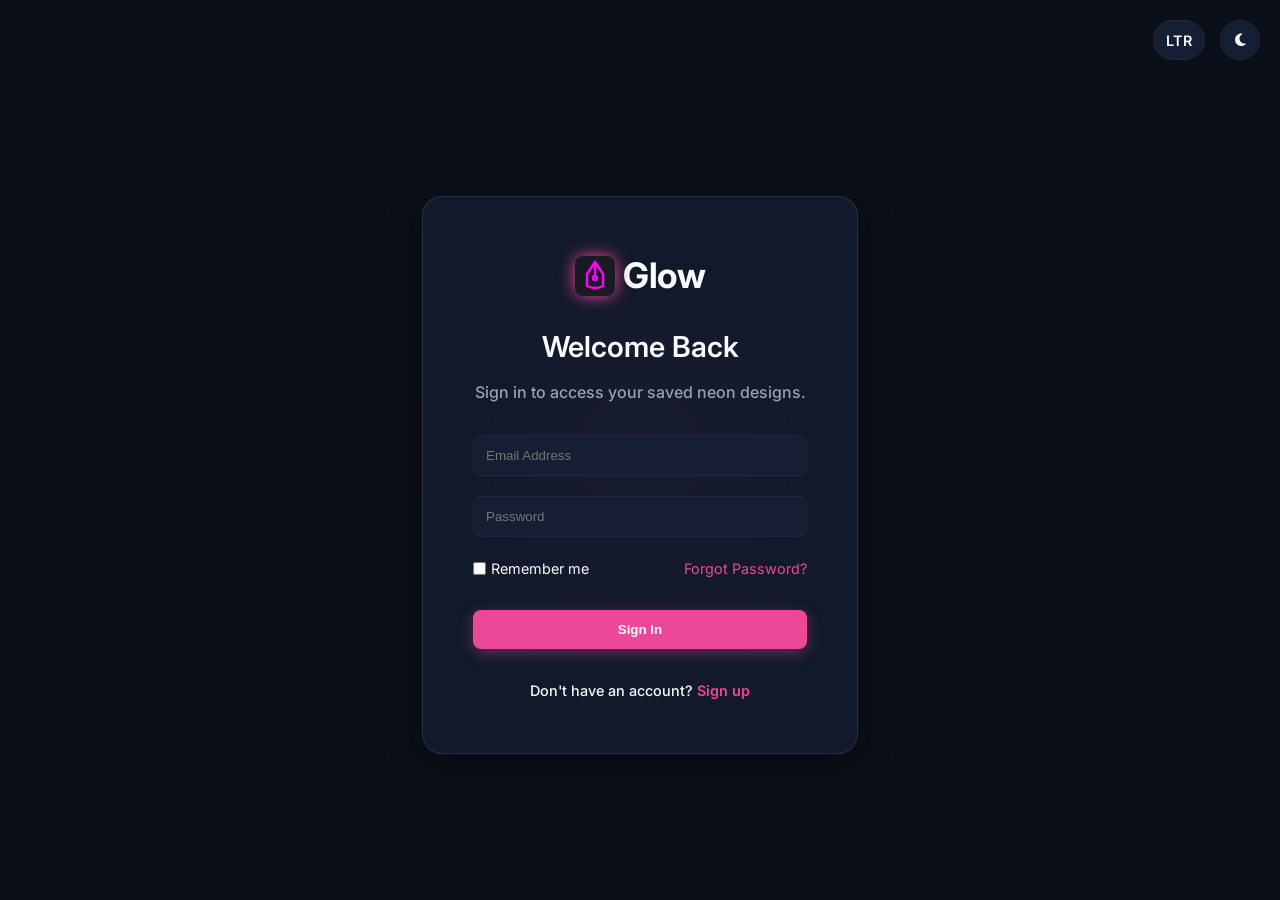
<file: login.html>
<!DOCTYPE html>
<html lang="en" dir="ltr">
<head>
  <meta charset="UTF-8">
  <meta name="viewport" content="width=device-width, initial-scale=1.0">
  <title>Login | Glow Custom Neon</title>
  <link rel="icon" type="image/svg+xml" href="data:image/svg+xml;charset=utf-8,<svg xmlns='http://www.w3.org/2000/svg' viewBox='0 0 100 100'><rect width='100' height='100' rx='20' fill='%231a1a24'/><path d='M 50 15 L 30 45 L 30 75 Q 50 85 70 75 L 70 45 Z' fill='none' stroke='%23ff00ff' stroke-width='6' stroke-linejoin='round'/><path d='M 50 50 L 50 15' fill='none' stroke='%23ff00ff' stroke-width='6' stroke-linecap='round'/><circle cx='50' cy='55' r='5' fill='none' stroke='%23ff00ff' stroke-width='6'/></svg>">
  <link rel="stylesheet" href="style.css">
  
  <!-- Fonts -->
  <link rel="preconnect" href="https://fonts.googleapis.com">
  <link rel="preconnect" href="https://fonts.gstatic.com" crossorigin>
  <link href="https://fonts.googleapis.com/css2?family=Caveat:wght@700&family=Inter:wght@300;400;500;600;700&family=Pacifico&family=Vampiro+One&family=Yellowtail&display=swap" rel="stylesheet">
  
  <!-- Icons -->
  <link rel="stylesheet" href="https://cdnjs.cloudflare.com/ajax/libs/font-awesome/6.4.0/css/all.min.css">
</head>
<body class="dark-theme">

  <!-- Floating Toggles -->
  <div style="position: absolute; top: 20px; right: 20px; z-index: 1000; display: flex; align-items: center; gap: 15px;">
    <button id="rtl-toggle" class="toggle-btn" aria-label="Toggle RTL/LTR">LTR</button>
    <button id="theme-toggle" class="toggle-btn" aria-label="Toggle Theme">
      <i class="fa-solid fa-moon"></i>
    </button>
  </div>

  <!-- Login Section -->
  <section class="hero" style="min-height: 100vh; display: flex; align-items: center; justify-content: center; padding-top: 50px; background: url('https://images.unsplash.com/photo-1768141730849-631c658e43f7?w=2000&auto=format&fit=crop') center/cover;">
    <div class="aesthetic-backdrop"></div>
    <div class="container" style="max-width: 500px; width: 100%; margin: 0 auto; position: relative; z-index: 10;">
      <div style="background: var(--glass-bg); backdrop-filter: var(--glass-blur); -webkit-backdrop-filter: var(--glass-blur); padding: clamp(20px, 5vw, 50px); border-radius: 20px; border: 1px solid var(--glass-border); text-align: center; box-shadow: var(--glass-shadow);">
        
        <div style="display: flex; justify-content: center; margin-bottom: 20px;">
          <a href="index.html" class="logo" style="font-size: 2.2rem;">
            <svg xmlns="http://www.w3.org/2000/svg" viewBox="0 0 100 100" width="40" height="40" class="logo-icon" style="vertical-align: middle;">
              <rect width="100" height="100" rx="20" fill="#1a1a24"/>
              <path d="M 50 15 L 30 45 L 30 75 Q 50 85 70 75 L 70 45 Z" fill="none" stroke="#ff00ff" stroke-width="6" stroke-linejoin="round"/>
              <path d="M 50 50 L 50 15" fill="none" stroke="#ff00ff" stroke-width="6" stroke-linecap="round"/>
              <circle cx="50" cy="55" r="5" fill="none" stroke="#ff00ff" stroke-width="6"/>
            </svg>
            Glow
          </a>
        </div>
        
        <h2 style="margin-bottom: 10px; font-size: 1.8rem;">Welcome Back</h2>
        <p style="margin-bottom: 30px; color: var(--text-secondary);">Sign in to access your saved neon designs.</p>

        <form style="text-align: start; display: flex; flex-direction: column; gap: 20px;">
          <input type="email" placeholder="Email Address" required style="width: 100%; padding: 12px; border-radius: 8px; border: 1px solid var(--border); background: var(--surface); color: var(--text-primary);">
          <input type="password" placeholder="Password" required style="width: 100%; padding: 12px; border-radius: 8px; border: 1px solid var(--border); background: var(--surface); color: var(--text-primary);">
          <div style="display: flex; justify-content: space-between; align-items: center; font-size: 0.9rem;">
            <label style="display: flex; align-items: center; gap: 5px; cursor: pointer;">
              <input type="checkbox" style="accent-color: var(--accent-pink);"> Remember me
            </label>
            <a href="#" style="color: var(--accent-pink); text-decoration: none;">Forgot Password?</a>
          </div>
          <button type="submit" class="btn-primary" style="width: 100%; margin-top: 10px; padding: 12px; border: none; border-radius: 8px; cursor: pointer; font-weight: 600;">Sign In</button>
          
          <p style="text-align: center; font-size: 0.9rem; margin-top: 10px;">
            Don't have an account? <a href="signup.html" style="color: var(--accent-pink); text-decoration: none; font-weight: 600;">Sign up</a>
          </p>
        </form>
      </div>
    </div>
  </section>

  <script>
    // Theme Toggle
    const themeToggle = document.getElementById('theme-toggle');
    const body = document.body;
    
    if (themeToggle) {
      themeToggle.addEventListener('click', () => {
        body.classList.toggle('light-theme');
        body.classList.toggle('dark-theme');
        const icon = themeToggle.querySelector('i');
        if (body.classList.contains('light-theme')) {
          icon.classList.remove('fa-moon');
          icon.classList.add('fa-sun');
        } else {
          icon.classList.remove('fa-sun');
          icon.classList.add('fa-moon');
        }
      });
    }

    // RTL Toggle
    const rtlToggle = document.getElementById('rtl-toggle');
    const html = document.documentElement;
    
    if (rtlToggle) {
      rtlToggle.addEventListener('click', () => {
        if (html.getAttribute('dir') === 'ltr') {
          html.setAttribute('dir', 'rtl');
          rtlToggle.textContent = 'RTL';
        } else {
          html.setAttribute('dir', 'ltr');
          rtlToggle.textContent = 'LTR';
        }
      });
    }
  </script>
</body>
</html>
</file>
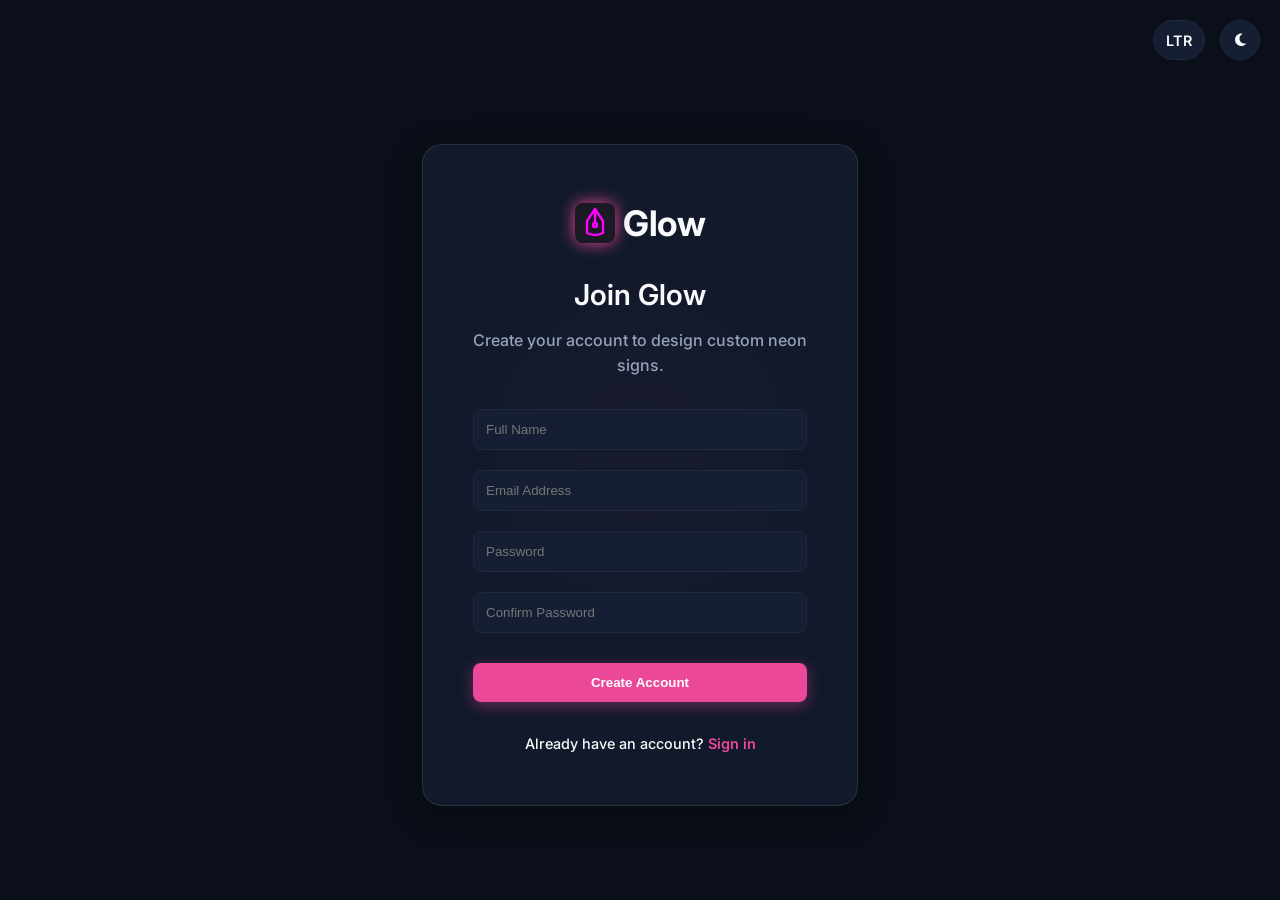
<file: signup.html>
<!DOCTYPE html>
<html lang="en" dir="ltr">
<head>
  <meta charset="UTF-8">
  <meta name="viewport" content="width=device-width, initial-scale=1.0">
  <title>Sign Up | Glow Custom Neon</title>
  <link rel="icon" type="image/svg+xml" href="data:image/svg+xml;charset=utf-8,<svg xmlns='http://www.w3.org/2000/svg' viewBox='0 0 100 100'><rect width='100' height='100' rx='20' fill='%231a1a24'/><path d='M 50 15 L 30 45 L 30 75 Q 50 85 70 75 L 70 45 Z' fill='none' stroke='%23ff00ff' stroke-width='6' stroke-linejoin='round'/><path d='M 50 50 L 50 15' fill='none' stroke='%23ff00ff' stroke-width='6' stroke-linecap='round'/><circle cx='50' cy='55' r='5' fill='none' stroke='%23ff00ff' stroke-width='6'/></svg>">
  <link rel="stylesheet" href="style.css">
  
  <!-- Fonts -->
  <link rel="preconnect" href="https://fonts.googleapis.com">
  <link rel="preconnect" href="https://fonts.gstatic.com" crossorigin>
  <link href="https://fonts.googleapis.com/css2?family=Caveat:wght@700&family=Inter:wght@300;400;500;600;700&family=Pacifico&family=Vampiro+One&family=Yellowtail&display=swap" rel="stylesheet">
  
  <!-- Icons -->
  <link rel="stylesheet" href="https://cdnjs.cloudflare.com/ajax/libs/font-awesome/6.4.0/css/all.min.css">
</head>
<body class="dark-theme">

  <!-- Floating Toggles -->
  <div style="position: absolute; top: 20px; right: 20px; z-index: 1000; display: flex; align-items: center; gap: 15px;">
    <button id="rtl-toggle" class="toggle-btn" aria-label="Toggle RTL/LTR">LTR</button>
    <button id="theme-toggle" class="toggle-btn" aria-label="Toggle Theme">
      <i class="fa-solid fa-moon"></i>
    </button>
  </div>

  <!-- Signup Section -->
  <section class="hero" style="min-height: 100vh; display: flex; align-items: center; justify-content: center; padding-top: 50px; background: url('https://images.unsplash.com/photo-1768141730849-631c658e43f7?w=2000&auto=format&fit=crop') center/cover;">
    <div class="aesthetic-backdrop"></div>
    <div class="container" style="max-width: 500px; width: 100%; margin: 0 auto; position: relative; z-index: 10;">
      <div style="background: var(--glass-bg); backdrop-filter: var(--glass-blur); -webkit-backdrop-filter: var(--glass-blur); padding: clamp(20px, 5vw, 50px); border-radius: 20px; border: 1px solid var(--glass-border); text-align: center; box-shadow: var(--glass-shadow);">
        
        <div style="display: flex; justify-content: center; margin-bottom: 20px;">
          <a href="index.html" class="logo" style="font-size: 2.2rem;">
            <svg xmlns="http://www.w3.org/2000/svg" viewBox="0 0 100 100" width="40" height="40" class="logo-icon" style="vertical-align: middle;">
              <rect width="100" height="100" rx="20" fill="#1a1a24"/>
              <path d="M 50 15 L 30 45 L 30 75 Q 50 85 70 75 L 70 45 Z" fill="none" stroke="#ff00ff" stroke-width="6" stroke-linejoin="round"/>
              <path d="M 50 50 L 50 15" fill="none" stroke="#ff00ff" stroke-width="6" stroke-linecap="round"/>
              <circle cx="50" cy="55" r="5" fill="none" stroke="#ff00ff" stroke-width="6"/>
            </svg>
            Glow
          </a>
        </div>
        
        <h2 style="margin-bottom: 10px; font-size: 1.8rem;">Join Glow</h2>
        <p style="margin-bottom: 30px; color: var(--text-secondary);">Create your account to design custom neon signs.</p>

        <form style="text-align: start; display: flex; flex-direction: column; gap: 20px;">
          <input type="text" placeholder="Full Name" required style="width: 100%; padding: 12px; border-radius: 8px; border: 1px solid var(--border); background: var(--surface); color: var(--text-primary);">
          <input type="email" placeholder="Email Address" required style="width: 100%; padding: 12px; border-radius: 8px; border: 1px solid var(--border); background: var(--surface); color: var(--text-primary);">
          <input type="password" placeholder="Password" required style="width: 100%; padding: 12px; border-radius: 8px; border: 1px solid var(--border); background: var(--surface); color: var(--text-primary);">
          <input type="password" placeholder="Confirm Password" required style="width: 100%; padding: 12px; border-radius: 8px; border: 1px solid var(--border); background: var(--surface); color: var(--text-primary);">
          <button type="submit" class="btn-primary" style="width: 100%; margin-top: 10px; padding: 12px; border: none; border-radius: 8px; cursor: pointer; font-weight: 600;">Create Account</button>
          
          <p style="text-align: center; font-size: 0.9rem; margin-top: 10px;">
            Already have an account? <a href="login.html" style="color: var(--accent-pink); text-decoration: none; font-weight: 600;">Sign in</a>
          </p>
        </form>
      </div>
    </div>
  </section>

  <script>
    // Theme Toggle
    const themeToggle = document.getElementById('theme-toggle');
    const body = document.body;
    
    if (themeToggle) {
      themeToggle.addEventListener('click', () => {
        body.classList.toggle('light-theme');
        body.classList.toggle('dark-theme');
        const icon = themeToggle.querySelector('i');
        if (body.classList.contains('light-theme')) {
          icon.classList.remove('fa-moon');
          icon.classList.add('fa-sun');
        } else {
          icon.classList.remove('fa-sun');
          icon.classList.add('fa-moon');
        }
      });
    }

    // RTL Toggle
    const rtlToggle = document.getElementById('rtl-toggle');
    const html = document.documentElement;
    
    if (rtlToggle) {
      rtlToggle.addEventListener('click', () => {
        if (html.getAttribute('dir') === 'ltr') {
          html.setAttribute('dir', 'rtl');
          rtlToggle.textContent = 'RTL';
        } else {
          html.setAttribute('dir', 'ltr');
          rtlToggle.textContent = 'LTR';
        }
      });
    }
  </script>
</body>
</html>
</file>
<file: style.css>
/* Core & Variables */
:root {
  --font-primary: 'Inter', sans-serif;
  
  /* Light Theme Colors */
  --bg-color-light: #f8fafc;
  --surface-light: #ffffff;
  --text-primary-light: #0f172a;
  --text-secondary-light: #475569;
  --border-light: #e2e8f0;
  
  /* Dark Theme Colors */
  --bg-color-dark: #0b0f19;
  --surface-dark: #151e32;
  --text-primary-dark: #f8fafc;
  --text-secondary-dark: #94a3b8;
  --border-dark: #1e293b;
  
  /* Accents */
  --accent-blue: #3b82f6;
  --accent-pink: #ec4899;
  
  /* Defaults to Dark Theme */
  --bg-color: var(--bg-color-dark);
  --surface: var(--surface-dark);
  --text-primary: var(--text-primary-dark);
  --text-secondary: var(--text-secondary-dark);
  --border: var(--border-dark);
  
  --glass-bg: rgba(21, 30, 50, 0.7);
  --glass-border: rgba(255, 255, 255, 0.1);
  --glass-shadow: 0 8px 32px 0 rgba(0, 0, 0, 0.37);
  --glass-blur: blur(12px);
}

body.light-theme {
  --bg-color: var(--bg-color-light);
  --surface: var(--surface-light);
  --text-primary: var(--text-primary-light);
  --text-secondary: var(--text-secondary-light);
  --border: var(--border-light);
  
  --glass-bg: rgba(255, 255, 255, 0.7);
  --glass-border: rgba(0, 0, 0, 0.1);
  --glass-shadow: 0 8px 32px 0 rgba(31, 38, 135, 0.1);
}

/* Reset */
* {
  margin: 0;
  padding: 0;
  box-sizing: border-box;
}

body {
  font-family: var(--font-primary);
  background-color: var(--bg-color);
  color: var(--text-primary);
  line-height: 1.6;
  transition: background-color 0.3s ease, color 0.3s ease;
  overflow-x: hidden;
}

h1, h2, h3, h4, h5, h6 {
  font-weight: 600;
}

p {
  font-weight: 500;
}

.container {
  max-width: 1280px;
  margin: 0 auto;
  padding: 0 2rem;
}

/* Header */
.header {
  position: fixed;
  top: 0;
  left: 0;
  width: 100%;
  height: 80px;
  display: flex;
  justify-content: space-between;
  align-items: center;
  padding: 0 5%;
  background: var(--glass-bg);
  backdrop-filter: var(--glass-blur);
  -webkit-backdrop-filter: var(--glass-blur);
  border-bottom: 1px solid var(--glass-border);
  z-index: 1000;
  transition: all 0.3s ease;
}

.logo {
  font-size: 1.5rem;
  font-weight: 700;
  letter-spacing: -0.5px;
  display: flex;
  align-items: center;
  gap: 0.5rem;
  color: var(--text-primary);
  text-decoration: none;
}
.logo i, .logo svg {
  color: var(--accent-pink);
  filter: drop-shadow(0 0 8px var(--accent-pink));
  overflow: visible;
}
.logo span {
  font-weight: 300;
  color: var(--text-secondary);
}

.nav {
  display: flex;
  gap: 2rem;
  align-items: center;
}

.nav a, .dropdown-btn {
  text-decoration: none;
  color: var(--text-primary);
  font-weight: 500;
  font-size: 1rem;
  transition: color 0.3s;
  background: none;
  border: none;
  cursor: pointer;
  font-family: inherit;
  display: flex;
  align-items: center;
  gap: 0.25rem;
}

.nav a:hover, .dropdown-btn:hover,
.nav a.active, .dropdown-btn.active {
  color: var(--accent-pink);
}
.nav a.active, .dropdown-btn.active {
  font-weight: 600;
}

/* Dropdown */
.dropdown {
  position: relative;
  display: inline-block;
}

.dropdown-content {
  display: none;
  position: absolute;
  top: 100%;
  left: 50%;
  transform: translateX(-50%);
  background: var(--surface);
  min-width: 160px;
  box-shadow: var(--glass-shadow);
  border-radius: 8px;
  border: 1px solid var(--border);
  overflow: hidden;
  padding: 0.5rem 0;
  z-index: 1;
}

.dropdown:hover .dropdown-content {
  display: block;
  animation: fadeIn 0.2s ease-out;
}

@keyframes fadeIn {
  from { opacity: 0; transform: translate(-50%, 10px); }
  to { opacity: 1; transform: translate(-50%, 0); }
}

.dropdown-content a {
  color: var(--text-primary);
  padding: 12px 16px;
  text-decoration: none;
  display: block;
  font-size: 0.95rem;
}

.dropdown-content a:hover, .dropdown-content a.active {
  background-color: var(--bg-color);
}
.dropdown-content a.active {
  color: var(--accent-pink);
  font-weight: 600;
}

/* Header Actions */
.header-actions {
  display: flex;
  gap: 1rem;
  align-items: center;
}

.nav-actions {
  display: flex;
  gap: 1rem;
  align-items: center;
}

.toggle-btn {
  background: var(--surface);
  border: 1px solid var(--border);
  color: var(--text-primary);
  width: 40px;
  height: 40px;
  border-radius: 50%;
  display: flex;
  align-items: center;
  justify-content: center;
  cursor: pointer;
  font-weight: 600;
  font-size: 0.9rem;
  transition: all 0.3s;
  font-family: inherit;
}

.toggle-btn:hover {
  border-color: var(--accent-pink);
  color: var(--accent-pink);
  transform: translateY(-2px);
}

#rtl-toggle {
  width: auto;
  padding: 0 12px;
  border-radius: 20px;
}

.mobile-menu-btn {
  display: none; /* Hidden on desktop */
}

/* Let browser handle flex RTL natively */

/* Hero Section */
.hero-section {
  padding-top: 120px;
  padding-bottom: 60px;
  min-height: 100vh;
  display: flex;
  align-items: center;
}

.hero-container {
  display: flex;
  gap: 4rem;
  width: 100%;
  align-items: stretch;
}

/* --- 1. Editorial Hero Section --- */
.editorial-hero {
  padding-top: 140px;
  padding-bottom: 80px;
  min-height: 100vh;
  display: flex;
  align-items: center;
  position: relative;
  overflow: hidden;
}

.editorial-container {
  display: flex;
  align-items: center;
  gap: 4rem;
  width: 100%;
}

.editorial-content {
  flex: 1;
  max-width: 600px;
  z-index: 2;
}

.editorial-content .badge {
  display: inline-block;
  padding: 0.5rem 1rem;
  background: rgba(255, 0, 255, 0.1);
  color: var(--accent-pink);
  border-radius: 50px;
  font-size: 0.9rem;
  font-weight: 600;
  margin-bottom: 1.5rem;
  text-transform: uppercase;
  letter-spacing: 1px;
}

.editorial-content h1 {
  font-size: 4.5rem;
  line-height: 1.1;
  margin-bottom: 1.5rem;
  background: linear-gradient(to right, #fff, var(--text-secondary));
  -webkit-background-clip: text;
  background-clip: text;
  -webkit-text-fill-color: transparent;
}
body.light-theme .editorial-content h1 {
  background: linear-gradient(to right, #111, var(--text-secondary));
  -webkit-background-clip: text;
  background-clip: text;
  -webkit-text-fill-color: transparent;
}

.editorial-content p {
  font-size: 1.25rem;
  color: var(--text-secondary);
  margin-bottom: 2.5rem;
  line-height: 1.6;
}

.editorial-actions {
  display: flex;
  gap: 1.5rem;
  margin-bottom: 3rem;
}

.hero-stats {
  display: flex;
  gap: 3rem;
  padding-top: 2rem;
  border-top: 1px solid var(--border);
}

.stat-number {
  display: block;
  font-size: 2rem;
  font-weight: 700;
  color: var(--text-primary);
  margin-bottom: 0.25rem;
}
.stat-number i {
  color: #fbbf24; /* gold star */
  font-size: 1.2rem;
}

.stat-label {
  font-size: 0.9rem;
  color: var(--text-secondary);
  text-transform: uppercase;
  letter-spacing: 1px;
}

/* Editorial Image Side */
.editorial-image-wrapper {
  flex: 1;
  position: relative;
  display: flex;
  justify-content: center;
  align-items: center;
  min-height: 600px;
}

.aesthetic-backdrop {
  position: absolute;
  top: 50%;
  left: 50%;
  transform: translate(-50%, -50%);
  width: 400px;
  height: 400px;
  background: radial-gradient(circle, var(--accent-pink) 0%, transparent 70%);
  opacity: 0.15;
  filter: blur(50px);
  z-index: 0;
  animation: pulseGlow 4s ease-in-out infinite alternate;
}

.editorial-hero-img {
  width: 100%;
  max-width: 550px;
  height: 650px;
  object-fit: cover;
  border-radius: 24px;
  position: relative;
  z-index: 1;
  box-shadow: 0 30px 60px rgba(0,0,0,0.5);
  border: 1px solid var(--border);
}

@keyframes pulseGlow {
  0% { transform: translate(-50%, -50%) scale(1); opacity: 0.1; }
  100% { transform: translate(-50%, -50%) scale(1.1); opacity: 0.25; }
}

.floating-animation {
  animation: floatImg 6s ease-in-out infinite;
}

@keyframes floatImg {
  0% { transform: translateY(0); }
  50% { transform: translateY(-20px); }
  100% { transform: translateY(0); }
}

/* Pricing Section */
.pricing-section {
  padding: 100px 0;
  background: var(--bg-color);
}

.section-header {
  text-align: center;
  margin-bottom: 4rem;
}

.section-header h2 {
  font-size: 2.5rem;
  margin-bottom: 1rem;
}

.section-header p {
  color: var(--text-secondary);
  font-size: 1.1rem;
}

.pricing-grid {
  display: grid;
  grid-template-columns: repeat(3, 1fr);
  gap: 2rem;
}

.pricing-card {
  background: var(--surface);
  border: 1px solid var(--border);
  border-radius: 24px;
  padding: 3rem 2rem;
  position: relative;
  transition: transform 0.3s, box-shadow 0.3s;
}

.pricing-card:hover {
  transform: translateY(-10px);
  box-shadow: var(--glass-shadow);
}

.pricing-card h3 {
  font-size: 1.5rem;
  margin-bottom: 1rem;
  font-weight: 500;
}

.pricing-card .price {
  font-size: 3.5rem;
  font-weight: 700;
  margin-bottom: 0.5rem;
  display: flex;
  align-items: flex-start;
}
.pricing-card .price span {
  font-size: 1.5rem;
  margin-top: 0.5rem;
}

.pricing-card p {
  color: var(--text-secondary);
  margin-bottom: 2rem;
  padding-bottom: 2rem;
  border-bottom: 1px solid var(--border);
}

.pricing-card ul {
  list-style: none;
}

.pricing-card li {
  margin-bottom: 1rem;
  display: flex;
  align-items: center;
  gap: 0.75rem;
  color: var(--text-primary);
}

.pricing-card li i {
  color: var(--accent-pink);
}

.pricing-card.popular {
  border-color: var(--accent-pink);
  background: linear-gradient(to bottom right, var(--surface), rgba(236, 72, 153, 0.05));
}

.badge {
  position: absolute;
  top: -15px;
  inset-inline-end: 20px;
  background: var(--accent-pink);
  color: #fff;
  padding: 0.5rem 1rem;
  border-radius: 20px;
  font-size: 0.85rem;
  font-weight: 600;
}

/* Quote Section */
.quote-section {
  padding: 100px 0;
  position: relative;
}

.quote-wrapper {
  background: var(--surface);
  border: 1px solid var(--border);
  border-radius: 24px;
  padding: 4rem;
  display: flex;
  gap: 4rem;
  align-items: center;
  box-shadow: var(--glass-shadow);
  position: relative;
  overflow: hidden;
}

.quote-wrapper::before {
  content: '';
  position: absolute;
  top: -50%;
  left: -50%;
  width: 100%;
  height: 100%;
  background: radial-gradient(circle, rgba(236, 72, 153, 0.1) 0%, rgba(0,0,0,0) 70%);
  z-index: 0;
}

.quote-content, .quote-form-container {
  flex: 1;
  position: relative;
  z-index: 1;
}

.quote-content h2 {
  font-size: 2.5rem;
  margin-bottom: 1.5rem;
}

.quote-content p {
  color: var(--text-secondary);
  font-size: 1.1rem;
  line-height: 1.8;
}

.quote-form {
  display: flex;
  flex-direction: column;
  gap: 1.5rem;
}

.form-row {
  display: flex;
  gap: 1.5rem;
}

.quote-form input, .quote-form textarea {
  width: 100%;
  padding: 1rem;
  border: 1px solid var(--border);
  border-radius: 12px;
  background: var(--surface);
  color: var(--text-primary);
  font-family: inherit;
  font-size: 1rem;
  transition: border-color 0.3s, box-shadow 0.3s;
}

.quote-form input:focus, .quote-form textarea:focus {
  outline: none;
  border-color: var(--accent-pink);
  box-shadow: 0 0 0 3px rgba(236, 72, 153, 0.2);
}

.submit-btn {
  padding: 1rem 2rem;
  background: var(--accent-pink);
  color: #fff;
  border: none;
  border-radius: 12px;
  font-size: 1.1rem;
  font-weight: 600;
  cursor: pointer;
  transition: all 0.3s;
  box-shadow: 0 4px 15px rgba(236, 72, 153, 0.4);
}

.submit-btn:hover {
  transform: translateY(-2px);
  box-shadow: 0 6px 20px rgba(236, 72, 153, 0.6);
}

/* Footer */
.footer {
  padding: 80px 0 40px;
  border-top: 1px solid var(--border);
  background: var(--surface);
}

.footer-grid {
  display: grid;
  grid-template-columns: 2fr 1fr 1fr 1.5fr;
  gap: 4rem;
  margin-bottom: 4rem;
}

.footer-brand p {
  color: var(--text-secondary);
  line-height: 1.6;
  margin: 1.5rem 0;
  max-width: 300px;
}

.social-icons {
  display: flex;
  gap: 1rem;
}

.social-icons a {
  display: flex;
  align-items: center;
  justify-content: center;
  width: 40px;
  height: 40px;
  border-radius: 50%;
  background: var(--bg-color);
  color: var(--text-primary);
  text-decoration: none;
  transition: all 0.3s ease;
  border: 1px solid var(--border);
}

.social-icons a:hover {
  background: var(--accent-pink);
  color: #fff;
  transform: translateY(-3px);
  border-color: var(--accent-pink);
  box-shadow: 0 5px 15px rgba(255, 0, 255, 0.4);
}

.footer-links h3,
.footer-contact h3 {
  font-size: 1.2rem;
  margin-bottom: 1.5rem;
  color: var(--text-primary);
}

.footer-links ul,
.footer-contact ul {
  list-style: none;
  padding: 0;
  margin: 0;
  display: flex;
  flex-direction: column;
  gap: 1rem;
}

.footer-links a,
.footer-contact a {
  color: var(--text-secondary);
  text-decoration: none;
  transition: color 0.3s ease, padding-left 0.3s ease;
  display: inline-block;
}

.footer-links a:hover,
.footer-contact a:hover {
  color: var(--accent-pink);
  padding-left: 5px;
}

.footer-contact li {
  display: flex;
  align-items: center;
  gap: 1rem;
  color: var(--text-secondary);
}

.footer-contact i {
  color: var(--accent-pink);
  width: 20px;
}

.footer-bottom {
  text-align: center;
  padding-top: 2rem;
  border-top: 1px solid var(--border);
  color: var(--text-secondary);
}

.footer p {
  color: var(--text-secondary);
}

/* Home 2 specific styles */
.hero-centered {
  padding-top: 160px;
  padding-bottom: 100px;
  min-height: 80vh;
  display: flex;
  align-items: center;
  justify-content: center;
  text-align: center;
  position: relative;
  overflow: hidden;
}

.hero-bg {
  position: absolute;
  top: 0; left: 0; width: 100%; height: 100%;
  background-image: url('');
  background-size: cover;
  background-position: center;
  z-index: 0;
  opacity: 0.3;
}

body.light-theme .hero-bg {
  opacity: 0.1;
}

.hero-centered::before {
  content: '';
  position: absolute;
  top: 0; left: 0; width: 100%; height: 100%;
  background: linear-gradient(to bottom, transparent, var(--bg-color));
  z-index: 1;
}

.hero-content {
  position: relative;
  z-index: 2;
  max-width: 800px;
}

.hero-content h1 {
  font-size: 4.5rem;
  line-height: 1.1;
  margin-bottom: 1.5rem;
  background: linear-gradient(to right, #fff, var(--accent-pink), var(--accent-blue));
  -webkit-background-clip: text;
  background-clip: text;
  -webkit-text-fill-color: transparent;
  filter: drop-shadow(0 0 10px rgba(236, 72, 153, 0.3));
}
body.light-theme .hero-content h1 {
  background: linear-gradient(to right, #111, var(--accent-pink), var(--accent-blue));
  -webkit-background-clip: text;
  background-clip: text;
  -webkit-text-fill-color: transparent;
}

.hero-content p {
  color: var(--text-secondary);
  font-size: 1.2rem;
  margin-bottom: 3rem;
  max-width: 600px;
  margin-inline: auto;
}

.hero-buttons {
  display: flex;
  gap: 1.5rem;
  justify-content: center;
}

.btn-primary {
  padding: 1rem 2.5rem;
  background: var(--accent-pink);
  color: #fff;
  border-radius: 12px;
  text-decoration: none;
  font-weight: 600;
  transition: all 0.3s;
  box-shadow: 0 4px 15px rgba(236, 72, 153, 0.4);
}
.btn-primary:hover {
  transform: translateY(-2px);
  box-shadow: 0 6px 20px rgba(236, 72, 153, 0.6);
}

.btn-secondary {
  padding: 1rem 2.5rem;
  background: var(--surface);
  color: var(--text-primary);
  border: 1px solid var(--border);
  border-radius: 12px;
  text-decoration: none;
  font-weight: 600;
  transition: all 0.3s;
}
.btn-secondary:hover {
  border-color: var(--accent-pink);
  color: var(--accent-pink);
}

.mockup-section {
  padding: 80px 0;
  background: var(--bg-color);
  position: relative;
  z-index: 10;
}

.mockup-layout {
  display: flex;
  flex-direction: column;
  gap: 2rem;
  background: var(--glass-bg);
  backdrop-filter: var(--glass-blur);
  border: 1px solid var(--glass-border);
  border-radius: 24px;
  padding: 2rem;
  box-shadow: var(--glass-shadow);
}

.horizontal-controls {
  width: 100%;
  display: flex;
  flex-direction: column;
  gap: 1.5rem;
}

.horizontal-controls .text-input-group {
  margin-bottom: 0;
}

.horizontal-controls .text-input-group input {
  font-size: 1.5rem;
  padding: 1.5rem;
}

.controls-grid {
  display: grid;
  grid-template-columns: repeat(3, 1fr);
  gap: 2rem;
}

.category-section {
  padding: 100px 0;
  background: var(--bg-color);
}

.category-grid {
  display: grid;
  grid-template-columns: repeat(4, 1fr);
  gap: 2rem;
}

.category-card {
  background: var(--surface);
  border: 1px solid var(--border);
  border-radius: 24px;
  padding: 2.5rem 2rem;
  text-align: center;
  transition: transform 0.3s, box-shadow 0.3s;
  cursor: pointer;
}

.category-card:hover {
  transform: translateY(-10px);
  box-shadow: var(--glass-shadow);
  border-color: var(--accent-pink);
}

.category-icon {
  font-size: 2.5rem;
  color: var(--accent-pink);
  margin-bottom: 1.5rem;
  filter: drop-shadow(0 0 8px var(--accent-pink));
}

.category-card h3 {
  font-size: 1.3rem;
  margin-bottom: 0.5rem;
}

.category-card p {
  color: var(--text-secondary);
  font-size: 0.95rem;
}

/* Inner Pages Base */
.page-header {
  padding: 160px 0 80px;
  text-align: center;
  background: var(--surface);
  border-bottom: 1px solid var(--border);
}

.page-header h1 {
  font-size: 3.5rem;
  margin-bottom: 1rem;
  background: linear-gradient(to right, #fff, var(--accent-pink));
  -webkit-background-clip: text;
  background-clip: text;
  -webkit-text-fill-color: transparent;
}
body.light-theme .page-header h1 {
  background: linear-gradient(to right, #111, var(--accent-pink));
  -webkit-background-clip: text;
  background-clip: text;
  -webkit-text-fill-color: transparent;
}

.page-header p {
  color: var(--text-secondary);
  font-size: 1.2rem;
  max-width: 600px;
  margin: 0 auto;
}

/* About Page */
.about-section {
  padding: 80px 0;
}

.about-grid {
  display: grid;
  grid-template-columns: 1fr 1fr;
  gap: 4rem;
  align-items: center;
}

.about-image {
  border-radius: 24px;
  overflow: hidden;
  box-shadow: var(--glass-shadow);
  border: 1px solid var(--border);
}

.about-image img {
  width: 100%;
  height: auto;
  display: block;
}

.about-content h2 {
  font-size: 2.5rem;
  margin-bottom: 1.5rem;
}

.about-content p {
  color: var(--text-secondary);
  font-size: 1.1rem;
  margin-bottom: 1.5rem;
  line-height: 1.8;
}

.features-grid {
  display: grid;
  grid-template-columns: repeat(3, 1fr);
  gap: 2rem;
  margin-top: 4rem;
}

.feature-card {
  background: var(--surface);
  padding: 2.5rem 2rem;
  border-radius: 16px;
  border: 1px solid var(--border);
  text-align: center;
  display: flex;
  flex-direction: column;
  justify-content: center;
  align-items: center;
  height: 100%;
}

.feature-card i {
  font-size: 2rem;
  color: var(--accent-pink);
  margin-bottom: 1rem;
}

.feature-card h3 {
  margin-bottom: 0.5rem;
}

.feature-card p {
  color: var(--text-secondary);
  font-size: 0.95rem;
}

/* Services Page */
.services-page .pricing-section {
  padding-top: 80px;
}
.services-page .category-section {
  padding-bottom: 80px;
}

/* Contact Page */
.contact-grid {
  display: grid;
  grid-template-columns: 1fr 2fr;
  gap: 4rem;
  padding: 80px 0;
}

.contact-info {
  display: flex;
  flex-direction: column;
  gap: 2rem;
}

.info-card {
  background: var(--surface);
  padding: 2rem;
  border-radius: 16px;
  border: 1px solid var(--border);
}

.info-card i {
  font-size: 1.5rem;
  color: var(--accent-pink);
  margin-bottom: 1rem;
}

.info-card h3 {
  margin-bottom: 0.5rem;
}

.info-card p {
  color: var(--text-secondary);
}

.contact-page .quote-section {
  padding: 0;
}
.contact-page .quote-wrapper {
  margin: 0;
}

/* ------------------------------- */
/* NEW 6-SECTION ARCHITECTURE STYLES */
/* ------------------------------- */

/* Marquee */
.marquee-section {
  padding: 40px 0;
  background: var(--surface);
  border-top: 1px solid var(--border);
  border-bottom: 1px solid var(--border);
  overflow: hidden;
  white-space: nowrap;
}
.marquee-container {
  display: inline-block;
  animation: marquee 30s linear infinite;
}
.marquee-content span {
  font-size: 2rem;
  font-weight: 700;
  color: var(--text-primary);
  text-transform: uppercase;
  margin: 0 1rem;
}
.marquee-content .dot {
  color: var(--accent-pink);
  margin: 0 2rem;
}
@keyframes marquee {
  0% { transform: translateX(0); }
  100% { transform: translateX(-50%); }
}

/* How It Works (Steps) */
.how-it-works { padding: 80px 0; }
.steps-grid {
  display: grid;
  grid-template-columns: repeat(3, 1fr);
  gap: 2rem;
  margin-top: 3rem;
}
.step-card {
  position: relative;
  background: var(--surface);
  padding: 3rem 2rem;
  border-radius: 16px;
  border: 1px solid var(--border);
  text-align: center;
}
.step-number {
  position: absolute;
  top: -20px;
  left: 50%;
  transform: translateX(-50%);
  background: var(--accent-pink);
  color: #fff;
  width: 40px;
  height: 40px;
  border-radius: 50%;
  display: flex;
  align-items: center;
  justify-content: center;
  font-weight: bold;
}
.step-icon {
  font-size: 2.5rem;
  color: var(--text-secondary);
  margin-bottom: 1.5rem;
}

/* Featured Gallery (Masonry) */
.gallery-section { padding: 80px 0; background: var(--bg-color); }
.masonry-grid {
  display: grid;
  grid-template-columns: repeat(2, 1fr);
  gap: 1.5rem;
  margin-top: 3rem;
}
.masonry-item {
  border-radius: 16px;
  overflow: hidden;
  aspect-ratio: 1 / 1;
}
.masonry-item img {
  width: 100%;
  height: 100%;
  object-fit: cover;
  display: block;
  transition: transform 0.3s ease;
}
.masonry-item:hover img {
  transform: scale(1.05);
}

/* Client Logos */
.clients-section { padding: 60px 0; background: var(--surface); border-top: 1px solid var(--border); text-align: center; }
.clients-title { color: var(--text-secondary); margin-bottom: 2rem; font-size: 0.9rem; text-transform: uppercase; letter-spacing: 2px; }
.clients-grid {
  display: flex;
  justify-content: center;
  align-items: center;
  gap: 4rem;
  flex-wrap: wrap;
}
.clients-grid i { font-size: 2.5rem; color: var(--text-secondary); transition: color 0.3s ease; }
.clients-grid i:hover { color: var(--text-primary); }

/* Final CTA */
.cta-section {
  position: relative;
  padding: 100px 0;
  text-align: center;
  overflow: hidden;
}
.cta-background {
  position: absolute;
  top: 0; left: 0; right: 0; bottom: 0;
  background: linear-gradient(135deg, rgba(255,0,255,0.2) 0%, rgba(0,255,255,0.2) 100%);
  z-index: -1;
  filter: blur(50px);
}
.cta-content h2 { font-size: 3rem; margin-bottom: 1rem; }
.cta-content p { font-size: 1.2rem; color: var(--text-secondary); margin-bottom: 2rem; }

/* Best Sellers Carousel */
.bestsellers-section { padding: 80px 0; }
.carousel-wrapper {
  display: flex;
  gap: 2rem;
  overflow-x: auto;
  padding-bottom: 2rem;
  scroll-snap-type: x mandatory;
}
.carousel-wrapper::-webkit-scrollbar { height: 8px; }
.carousel-wrapper::-webkit-scrollbar-thumb { background: var(--border); border-radius: 4px; }
.product-card {
  min-width: 300px;
  flex: 0 0 auto;
  background: var(--surface);
  border: 1px solid var(--border);
  border-radius: 16px;
  overflow: hidden;
  scroll-snap-align: start;
}
.product-card img { width: 100%; height: 250px; object-fit: cover; }
.product-card h4 { padding: 1rem 1rem 0; font-size: 1.2rem; }
.product-card .price { padding: 0.5rem 1rem 1rem; color: var(--accent-pink); font-weight: bold; }

/* Video Showcase */
.video-showcase { height: 60vh; position: relative; }
.video-bg {
  width: 100%; height: 100%;
  background-size: cover; background-position: center;
  position: relative;
  display: flex; align-items: center; justify-content: center;
}
.video-bg::after {
  content: ''; position: absolute; top:0; left:0; right:0; bottom:0; background: rgba(0,0,0,0.5);
}
.play-overlay {
  position: relative; z-index: 1; text-align: center; color: #fff; cursor: pointer;
  transition: transform 0.3s ease;
}
.play-overlay:hover { transform: scale(1.1); }
.play-overlay i { font-size: 4rem; margin-bottom: 1rem; color: #fff; }
.play-overlay h3 { font-size: 1.5rem; text-shadow: 0 2px 4px rgba(0,0,0,0.5); }

/* Testimonials */
.testimonials-section { padding: 80px 0; background: var(--surface); }
.testimonial-grid { display: grid; grid-template-columns: repeat(3, 1fr); gap: 2rem; }
.testimonial-card {
  background: var(--bg-color); padding: 2rem; border-radius: 16px; border: 1px solid var(--border);
}
.testimonial-card .stars { color: #ffd700; margin-bottom: 1rem; }
.testimonial-card p { font-style: italic; margin-bottom: 1.5rem; color: var(--text-secondary); }
.testimonial-card h5 { color: var(--text-primary); }

/* Instagram Feed */
.instagram-section { padding: 80px 0; text-align: center; }
.insta-grid {
  display: grid; grid-template-columns: repeat(4, 1fr); gap: 1rem; margin-top: 3rem;
}
.insta-grid img {
  width: 100%; aspect-ratio: 1; object-fit: cover; border-radius: 12px;
  transition: opacity 0.3s ease;
}
.insta-grid img:hover { opacity: 0.8; }

/* Team Section */
.team-section { padding: 80px 0; background: var(--bg-color); }
.team-grid { display: grid; grid-template-columns: repeat(3, 1fr); gap: 3rem; text-align: center; }
.team-card img { width: 150px; height: 150px; border-radius: 50%; object-fit: cover; margin-bottom: 1.5rem; border: 3px solid var(--accent-pink); }
.team-card h4 { font-size: 1.5rem; margin-bottom: 0.5rem; }
.team-card p { color: var(--text-secondary); }

/* The Workshop (Parallax) */
.workshop-section { height: 60vh; position: relative; overflow: hidden; }
.parallax-bg {
  width: 100%; height: 100%;
  background-attachment: fixed; background-size: cover; background-position: center;
  position: relative;
  display: flex; align-items: center; justify-content: center; text-align: center;
}
.parallax-bg::after { content: ''; position: absolute; top:0; left:0; right:0; bottom:0; background: rgba(0,0,0,0.6); }
.workshop-content { position: relative; z-index: 1; color: #fff; max-width: 600px; padding: 0 2rem; }
.workshop-content h2 { font-size: 3rem; margin-bottom: 1rem; }
.workshop-content p { font-size: 1.2rem; }

/* Timeline */
.timeline-section { padding: 100px 0; background: var(--bg-color); }
.timeline { position: relative; max-width: 900px; margin: 4rem auto 0; padding-inline-start: 3rem; border-inline-start: 3px dashed var(--border); }
.timeline-item { position: relative; margin-bottom: 4rem; }
.timeline-item:last-child { margin-bottom: 0; }
.timeline-dot { 
  position: absolute; 
  inset-inline-start: -4.3rem; 
  top: 0; 
  width: 48px; 
  height: 48px; 
  border-radius: 50%; 
  background: var(--surface); 
  border: 2px solid var(--accent-pink); 
  display: flex; 
  align-items: center; 
  justify-content: center;
  color: var(--accent-pink);
  font-size: 1.2rem;
  box-shadow: 0 0 15px rgba(255, 0, 255, 0.2);
  z-index: 2;
}
.timeline-content.card-style { 
  background: var(--surface);
  border: 1px solid var(--border);
  border-radius: 16px;
  padding: 2.5rem;
  transition: transform 0.3s, box-shadow 0.3s;
}
.timeline-content.card-style:hover {
  transform: translateY(-5px);
  box-shadow: var(--glass-shadow);
  border-color: rgba(255, 255, 255, 0.1);
}
body.light-theme .timeline-content.card-style:hover {
  border-color: rgba(0, 0, 0, 0.1);
}
.timeline-date {
  display: inline-block;
  padding: 0.4rem 1rem;
  background: rgba(255, 0, 255, 0.1);
  color: var(--accent-pink);
  border-radius: 50px;
  font-weight: 700;
  font-size: 0.9rem;
  margin-bottom: 1.5rem;
  letter-spacing: 1px;
}
.timeline-content h3 { font-size: 1.8rem; margin-bottom: 1rem; color: var(--text-primary); }
.timeline-content p { color: var(--text-secondary); line-height: 1.7; margin-bottom: 1.5rem; font-size: 1.05rem; }
.timeline-achievements {
  display: flex;
  flex-wrap: wrap;
  gap: 1rem;
  margin-top: 1.5rem;
}

.achievement-tag {
  display: inline-flex;
  align-items: center;
  gap: 0.5rem;
  padding: 0.5rem 1rem;
  background: var(--surface);
  border: 1px solid rgba(255, 255, 255, 0.1);
  border-radius: 8px;
  font-size: 0.95rem;
  font-weight: 500;
  color: var(--text-primary);
  box-shadow: 0 4px 10px rgba(0, 0, 0, 0.2);
  transition: all 0.3s ease;
}

.achievement-tag i {
  color: var(--accent-pink);
  font-size: 1.1rem;
  filter: drop-shadow(0 0 5px rgba(236, 72, 153, 0.5));
}

.achievement-tag:hover {
  transform: translateY(-3px);
  box-shadow: 0 6px 15px rgba(236, 72, 153, 0.2);
  border-color: rgba(236, 72, 153, 0.3);
}

body.light-theme .achievement-tag {
  border-color: rgba(0, 0, 0, 0.05);
  box-shadow: 0 4px 10px rgba(0, 0, 0, 0.05);
}

body.light-theme .achievement-tag:hover {
  box-shadow: 0 6px 15px rgba(236, 72, 153, 0.15);
  border-color: rgba(236, 72, 153, 0.2);
}

/* Business Packages */
.business-section { padding: 80px 0; background: var(--surface); }
.business-list { display: flex; flex-direction: column; gap: 2rem; margin-top: 3rem; }
.list-item { display: flex; gap: 2rem; background: var(--bg-color); padding: 2rem; border-radius: 16px; border: 1px solid var(--border); align-items: center; }
.list-icon { width: 80px; height: 80px; border-radius: 16px; background: rgba(255,0,255,0.1); color: var(--accent-pink); display: flex; align-items: center; justify-content: center; font-size: 2rem; flex-shrink: 0; }
.list-text h3 { margin-bottom: 0.5rem; font-size: 1.5rem; }
.list-text p { color: var(--text-secondary); line-height: 1.6; margin:0; }

/* Wedding Packages */
.wedding-section { padding: 80px 0; }
.wedding-grid { display: grid; grid-template-columns: 1fr 1fr; gap: 4rem; align-items: center; }
.wedding-image img { width: 100%; border-radius: 24px; box-shadow: var(--glass-shadow); }
.wedding-content h2 { font-size: 2.5rem; margin-bottom: 1.5rem; font-family: 'Pacifico', cursive; color: var(--accent-pink); }
.wedding-content p { color: var(--text-secondary); margin-bottom: 2rem; line-height: 1.8; }
.wedding-features { list-style: none; padding: 0; }
.wedding-features li { margin-bottom: 1rem; display: flex; align-items: center; gap: 1rem; font-size: 1.1rem; }
.wedding-features li i { color: var(--accent-pink); }

/* FAQ Accordion */
.faq-section { padding: 80px 0; background: var(--surface); border-top: 1px solid var(--border); }
.faq-accordion { max-width: 800px; margin: 3rem auto 0; display: flex; flex-direction: column; gap: 1rem; }
.faq-item { background: var(--bg-color); border: 1px solid var(--border); border-radius: 12px; overflow: hidden; }
.faq-question { padding: 1.5rem; display: flex; justify-content: space-between; align-items: center; cursor: pointer; font-weight: 600; }
.faq-question i { color: var(--accent-pink); transition: transform 0.3s ease; }
.faq-answer { padding: 0 1.5rem; max-height: 0; overflow: hidden; transition: max-height 0.3s ease, padding 0.3s ease; }
.faq-answer p { color: var(--text-secondary); margin-bottom: 1.5rem; }
.faq-item.active .faq-answer { max-height: 200px; padding-top: 1rem; padding-bottom: 1.5rem; }
.faq-item.active .faq-question i { transform: rotate(45deg); }

/* Image Placeholders */
img[src=""], img[src=" "], img:not([src]) {
  content: url('data:image/svg+xml;charset=utf-8,<svg xmlns="http://www.w3.org/2000/svg" width="800" height="600"><rect width="100%" height="100%" fill="%231a1a24" stroke="%232a2a35" stroke-width="4" stroke-dasharray="12,12"/><text x="50%" y="50%" dominant-baseline="middle" text-anchor="middle" font-family="system-ui, -apple-system, sans-serif" font-weight="500" font-size="24" fill="%23888899">Insert Image URL</text></svg>');
  display: block;
  width: 100%;
  min-height: 250px;
  object-fit: cover;
  background-color: var(--surface);
  border-radius: inherit;
}

[style*="url('')"],
[style*="url(\"\")"],
[style*="url()"],
[style*="url(' ')"],
[style*="url(\" \")"],
.canvas-background {
  background-color: var(--surface) !important;
  border: 2px dashed var(--border) !important;
  position: relative;
}
[style*="url('')"]::before,
[style*="url(\"\")"]::before,
[style*="url()"]::before,
[style*="url(' ')"]::before,
[style*="url(\" \")"]::before {
  content: "Insert Background Image URL";
  position: absolute;
  top: 50%;
  left: 50%;
  transform: translate(-50%, -50%);
  color: var(--text-secondary);
  font-family: 'Inter', sans-serif;
  z-index: 10;
  font-weight: 500;
  background: var(--bg-color);
  padding: 0.5rem 1rem;
  border-radius: 8px;
  border: 1px solid var(--border);
}

/* Responsive */
@media (max-width: 1024px) {
  .hero-content h1 {
    font-size: 3.5rem;
  }
  .nav {
    gap: 1.5rem;
  }
  .clients-grid, .insta-grid {
    grid-template-columns: repeat(3, 1fr);
  }
}

@media (max-width: 992px) {
  .editorial-container {
    flex-direction: column;
    text-align: center;
    gap: 3rem;
  }
  .editorial-actions {
    justify-content: center;
  }
  .hero-stats {
    justify-content: center;
  }
  .editorial-hero-img {
    height: 400px;
  }
  .pricing-grid {
    grid-template-columns: 1fr;
  }
  .quote-wrapper {
    flex-direction: column;
    padding: 2rem;
  }
  .form-row {
    flex-direction: column;
  }
  .footer-grid {
    grid-template-columns: 1fr 1fr;
    gap: 2rem;
  }
}

@media (max-width: 768px) {
  .mobile-menu-btn {
    display: flex !important;
  }
  .nav {
    display: flex;
    position: absolute;
    top: 100%;
    left: 0;
    width: 100%;
    background: var(--glass-bg);
    backdrop-filter: var(--glass-blur);
    -webkit-backdrop-filter: var(--glass-blur);
    flex-direction: column;
    padding: 1rem 0;
    border-bottom: 1px solid var(--border);
    clip-path: polygon(0 0, 100% 0, 100% 0, 0 0);
    transition: clip-path 0.3s ease-in-out, opacity 0.3s;
    opacity: 0;
    visibility: hidden;
    align-items: center;
  }
  .nav.open {
    clip-path: polygon(0 0, 100% 0, 100% 100%, 0 100%);
    opacity: 1;
    visibility: visible;
  }
  .editorial-content h1 {
    font-size: 3rem;
  }
  .editorial-content p {
    font-size: 1.1rem;
  }
  .editorial-actions {
    flex-direction: column;
  }
  .hero-stats {
    gap: 1.5rem;
    flex-direction: column;
  }
  .hero-content h1 {
    font-size: 3rem;
  }
  .section-padding {
    padding: 60px 0;
  }
  .steps-grid, .features-grid, .testimonial-grid, .team-grid {
    grid-template-columns: 1fr 1fr;
  }
  .clients-grid, .insta-grid {
    grid-template-columns: repeat(2, 1fr);
  }
  .about-grid, .wedding-grid {
    grid-template-columns: 1fr;
    gap: 2rem;
  }
  .timeline-card {
    max-width: 100%;
  }
  .category-grid {
    grid-template-columns: 1fr;
  }
  .footer-grid {
    grid-template-columns: 1fr;
    text-align: center;
  }
  .social-icons {
    justify-content: center;
  }
  .footer-brand p {
    margin: 1.5rem auto;
  }
  .footer-contact li {
    justify-content: center;
  }
  
  .timeline {
    padding-left: 2rem;
  }
  .timeline-dot {
    left: -3rem;
    width: 36px;
    height: 36px;
    font-size: 1rem;
  }
  .timeline-content.card-style {
    padding: 1.5rem;
  }
  .achievement-tag {
    font-size: 0.85rem;
    padding: 0.4rem 0.8rem;
  }
}

/* Mobile Specific Fixes for 360px audit */
@media (max-width: 576px) {
  body, html {
    overflow-x: hidden;
  }
  .container {
    padding: 0 1rem;
    overflow-x: hidden;
  }

  /* Header Fixes */
  .header {
    padding: 0 1rem;
    height: 70px;
    min-height: 70px;
    flex-wrap: nowrap;
    gap: 0.5rem;
  }
  .header-actions {
    gap: 0.5rem;
    position: absolute;
    right: 1rem;
  }
  .toggle-btn {
    width: 32px;
    height: 32px;
    font-size: 0.8rem;
  }
  .mobile-menu-btn {
    display: flex !important;
  }
  .logo {
    font-size: 1.2rem;
  }

  /* Typography */
  .editorial-content h1, .hero-content h1 {
    font-size: 2.2rem !important;
  }
  .stat-number {
    font-size: 1.5rem !important;
  }
  
  /* Grids to single column */
  .steps-grid, .masonry-grid, .clients-grid, .features-grid, .about-grid, .team-grid, .testimonial-grid, .insta-grid, .wedding-grid, .pricing-grid, .category-grid {
    grid-template-columns: 1fr !important;
    gap: 1.5rem;
  }
  
  /* Layouts */
  .how-it-works-grid, .steps-container {
    grid-template-columns: 1fr;
    display: flex;
    flex-direction: column;
  }
  
  /* Forms */
  .newsletter-form, .quote-form .form-row {
    flex-direction: column;
  }
  .newsletter-form input {
    width: 100%;
  }

  /* Hero Sections */
  .hero-container, .editorial-container {
    flex-direction: column;
    padding-top: 2rem;
  }
  .hero-stats {
    flex-direction: column;
    align-items: center;
    gap: 1rem;
  }
  .editorial-hero-img {
    height: 300px;
  }
  
  /* Carousel Best Sellers */
  .carousel-wrapper {
    overflow-x: auto;
    display: flex;
    flex-wrap: nowrap;
    -webkit-overflow-scrolling: touch;
    width: 100%;
  }
  .product-card {
    min-width: 260px;
  }

  /* Timelines and Cards */
  .timeline-card {
    max-width: 100%;
  }

  /* Footer Links */
  .footer-links ul, .footer-contact ul {
    align-items: center;
  }
  .footer-grid {
    text-align: center;
    grid-template-columns: 1fr !important;
  }
  
  .chat-promo .about-grid {
    flex-direction: column;
    display: flex;
  }
}

/* Blog Styles */
.blog-grid {
  display: grid;
  grid-template-columns: repeat(3, 1fr);
  gap: 2rem;
}

.blog-card {
  background: var(--surface);
  border: 1px solid var(--border);
  border-radius: 16px;
  overflow: hidden;
  transition: transform 0.3s ease, box-shadow 0.3s ease;
  display: flex;
  flex-direction: column;
  height: 100%;
}

.blog-card:hover {
  transform: translateY(-5px);
  box-shadow: 0 10px 30px rgba(0, 0, 0, 0.2);
}

.blog-card img {
  width: 100%;
  height: 250px;
  object-fit: cover;
  display: block;
}

.blog-content {
  padding: 1.5rem;
  display: flex;
  flex-direction: column;
  flex-grow: 1;
}

.blog-date {
  font-size: 0.9rem;
  color: var(--text-secondary);
  display: block;
  margin-bottom: 0.5rem;
}

.blog-content h3 {
  font-size: 1.3rem;
  margin-bottom: 1rem;
}

.blog-content p {
  color: var(--text-secondary);
  margin-bottom: 1.5rem;
}

.blog-content .btn-secondary {
  margin-top: auto;
  align-self: flex-start;
}

@media (max-width: 992px) {
  .blog-grid {
    grid-template-columns: repeat(2, 1fr);
  }
}

@media (max-width: 768px) {
  .blog-grid {
    grid-template-columns: 1fr;
  }
}
</file>
